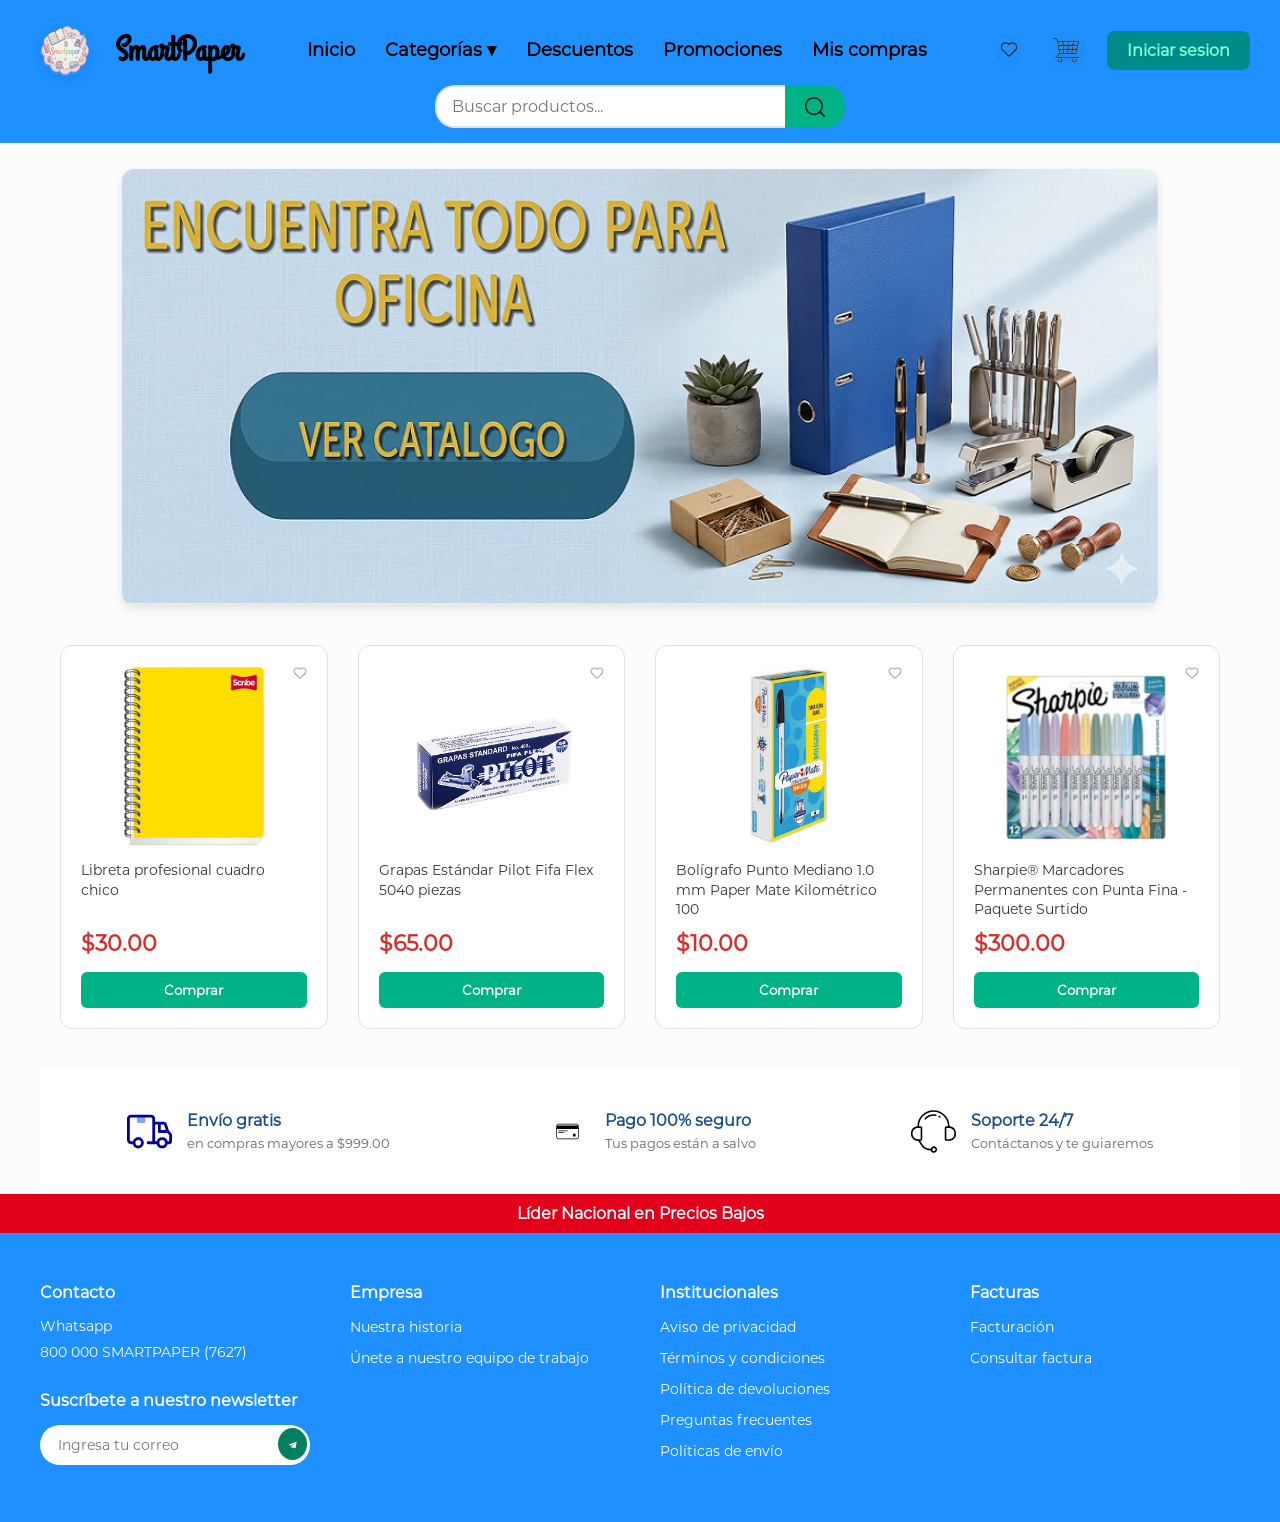
<file: index.html>
<!DOCTYPE html>
<html lang="es">
<head>
    <meta charset="UTF-8">
    <meta name="viewport" content="width=device-width, initial-scale=1.0">
    <title>SmartPaper</title>
    <link rel="stylesheet" href="global.css">
    <link rel="stylesheet" href="componentes.css">
    <link rel="stylesheet" href="index.css">
</head>
<body>
    <div id="encabezado-placeholder"></div>

    <section class="movs_banner">
        <a href="#">
            <img class="movs_banner" src="assets/img/banner 5.png" alt="banner">
        </a>
    </section>

    <div class="container">
        <div class="galery">
            <button class="btn_corazon">
                <img src="assets/icons/favoritos.png" alt="Favoritos">
            </button>
            <a href="Libreta_Profesional.html" class="img_link">
                <img src="assets/img/cuaderno-profesional-scribe-clasico-cuadro-chico-100-hojas-marca-scribe-sku-14001001.jpg" alt="libreta profesional">
            </a>
            <div class="desc">
                <p class="titulo_prod">Libreta profesional cuadro chico</p>
                <p class="precio">$30.00</p> 
            </div>
            <button class="btn_comprar">Comprar</button>
        </div>
        <!--c2-->
        <div class="galery">
            <button class="btn_corazon">
                <img src="assets/icons/favoritos.png" alt="Favoritos">
            </button>
            <a href="#" class="img_link">
                <img src="assets/img/grapas.png" alt="grapas">
            </a>
            <div class="desc">
                <p class="titulo_prod">Grapas Estándar Pilot Fifa Flex 5040 piezas</p>
                <p class="precio">$65.00</p> 
            </div>
            <button class="btn_comprar">Comprar</button>
        </div>
        <!--c3-->
        <div class="galery">
            <button class="btn_corazon">
                <img src="assets/icons/favoritos.png" alt="Favoritos">
            </button>
            <a href="libretaprofesional.html" class="img_link">
                <img src="assets/img/plumaspaperman2.jpg" alt="plumaspaperman">
            </a>
            <div class="desc">
                <p class="titulo_prod">Bolígrafo Punto Mediano 1.0 mm Paper Mate Kilométrico 100</p>
                <p class="precio">$10.00</p> 
            </div>
            <button class="btn_comprar">Comprar</button>
        </div>
        <!--c4-->
        <div class="galery">
            <button class="btn_corazon">
                <img src="assets/icons/favoritos.png" alt="Favoritos">
            </button>
            <a href="libretaprofesional.html" class="img_link">
                <img src="assets/img/plumon.png" alt="plumon">
            </a>
            <div class="desc">
                <p class="titulo_prod">Sharpie® Marcadores Permanentes con Punta Fina - Paquete Surtido</p>
                <p class="precio">$300.00</p> 
            </div>
            <button class="btn_comprar">Comprar</button>
        </div>
        
        </div>
        </div>
        <div id="beneficios-placeholder"></div>

    <div class="cinta_roja">
        <p>Líder Nacional en Precios Bajos</p>
    </div>

    <div id="pie-placeholder"></div>

    <script src="main.js"></script>
</body>
</html>
</file>
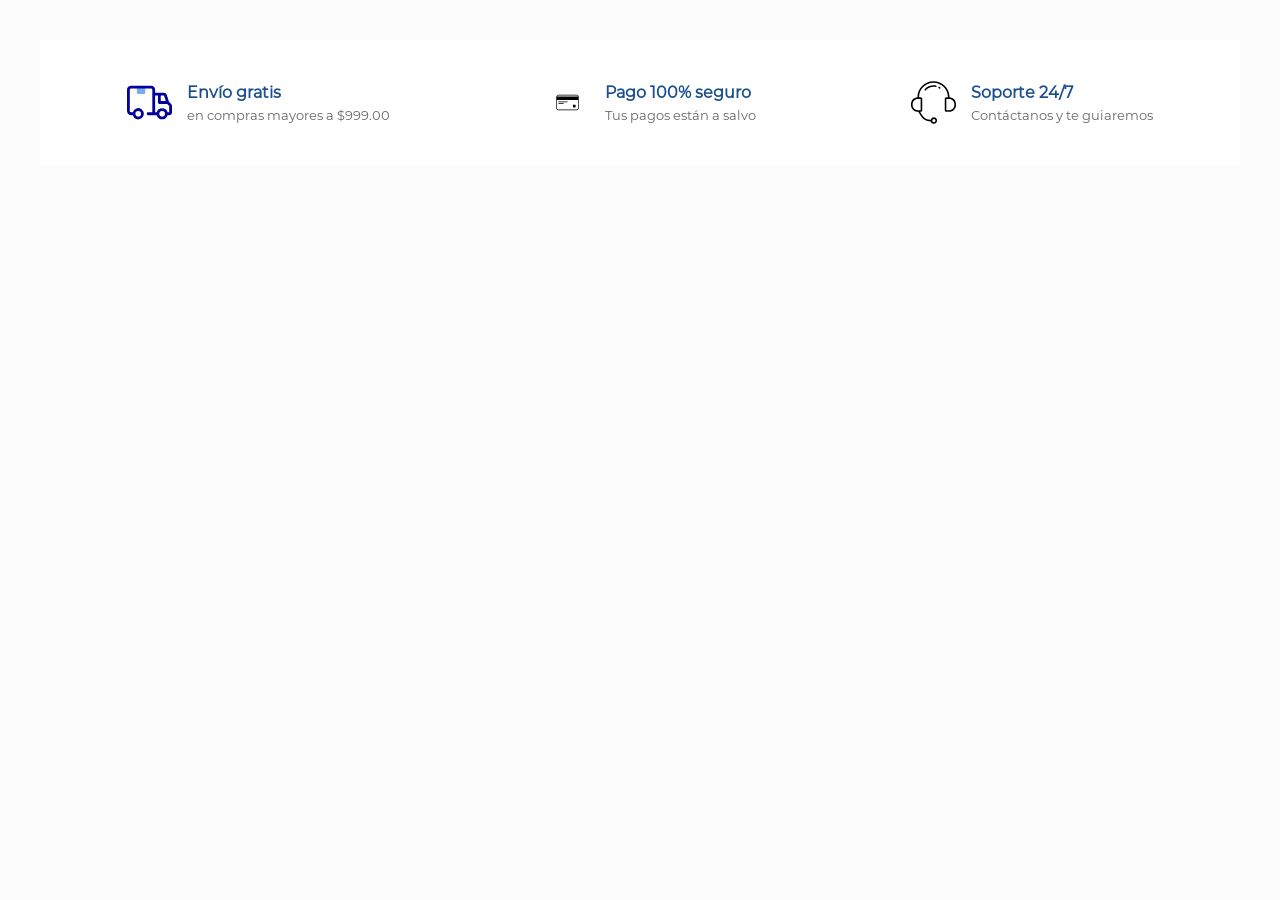
<file: Beneficios.html>
<!DOCTYPE html>
<html lang="es">
<head>
    <meta charset="UTF-8">
    <meta name="viewport" content="width=device-width, initial-scale=1.0">
    <title>Libreta Profesional - SmartPaper</title>
    <link rel="stylesheet" href="global.css">
    <link rel="stylesheet" href="componentes.css">
    <link rel="stylesheet" href="index.css">
    <link rel="stylesheet" href="contenedor_venta.css">
</head>
<body>
<section class="beneficios">
        <div class="beneficio_item">
            <img src="assets/icons/delivery_truck_shipping_courier_cargo_icon_188926.svg" alt="Envío gratis">
            <div>
                <h4>Envío gratis</h4>
                <p>en compras mayores a $999.00</p>
            </div>
        </div>
        <div class="beneficio_item">
            <img src="assets/icons/vecteezy_credit-card-payment-solid-line-icon-vector-illustration_7939722.svg" alt="Pago seguro">
            <div>
                <h4>Pago 100% seguro</h4>
                <p>Tus pagos están a salvo</p>
            </div>
        </div>
        <div class="beneficio_item">
            <img src="assets/icons/support-technology-svgrepo-com.svg " alt="Soporte 24/7">
            <div>
                <h4>Soporte 24/7</h4>
                <p>Contáctanos y te guiaremos</p>
            </div>
        </div>
    </section>
    
</body>
</file>
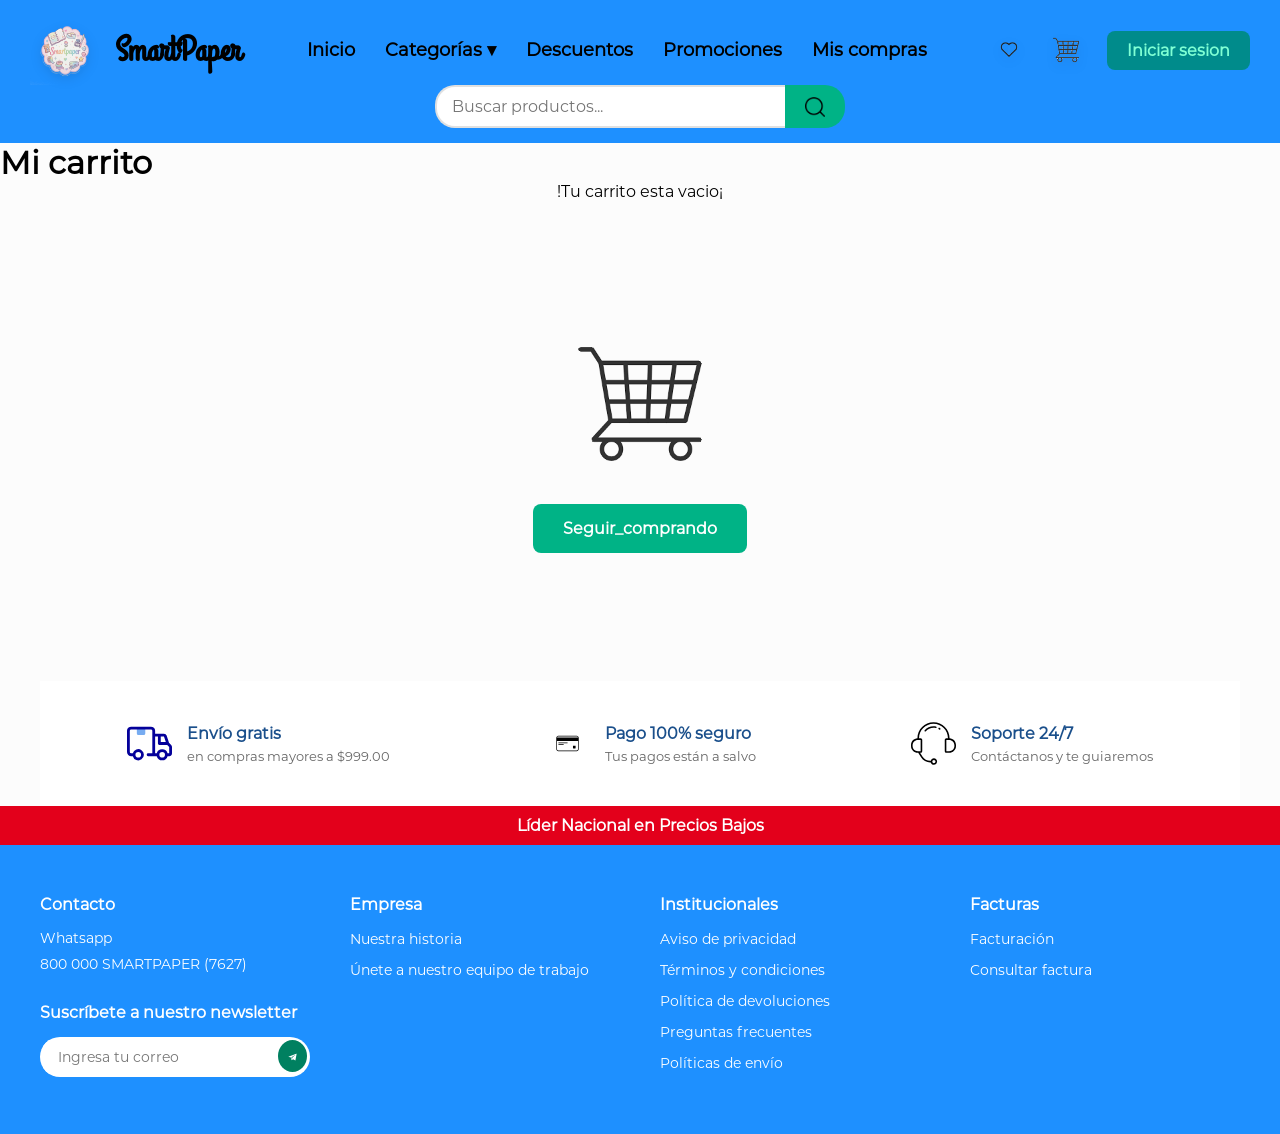
<file: carrito_de_compras.html>
<!DOCTYPE html>
<html lang="es">
<head>
    <meta charset="UTF-8">
    <meta name="viewport" content="width=device-width, initial-scale=1.0">
    <title>Libreta Profesional - SmartPaper</title>
    <link rel="stylesheet" href="global.css">
    <link rel="stylesheet" href="componentes.css">
    <link rel="stylesheet" href="index.css">
    <link rel="stylesheet" href="contenedor_venta.css">
    <link rel="stylesheet" href="carrito_de_compras.css">
</head>
<body>
    <div id="encabezado-placeholder"></div>
    <h1>
            Mi carrito
        </h1>
        <div class="conteiner3">
            <p class="carrito_vacio">
                !Tu carrito esta vacio¡
            </p>
        </div>
        <div class="carrito_imagen">
            <img src="assets/icons/carrito.png" alt="carrito">
            <div class="bnt_comprando">
                <a  href="index.html" class="seguir_comprando">Seguir_comprando</a>
            </div>
        </div>
        <div id="beneficios-placeholder"></div>

    <div class="cinta_roja">
        <p>Líder Nacional en Precios Bajos</p>
    </div>

    <div id="pie-placeholder"></div>

    <script src="main.js"></script>
</body>
</file>
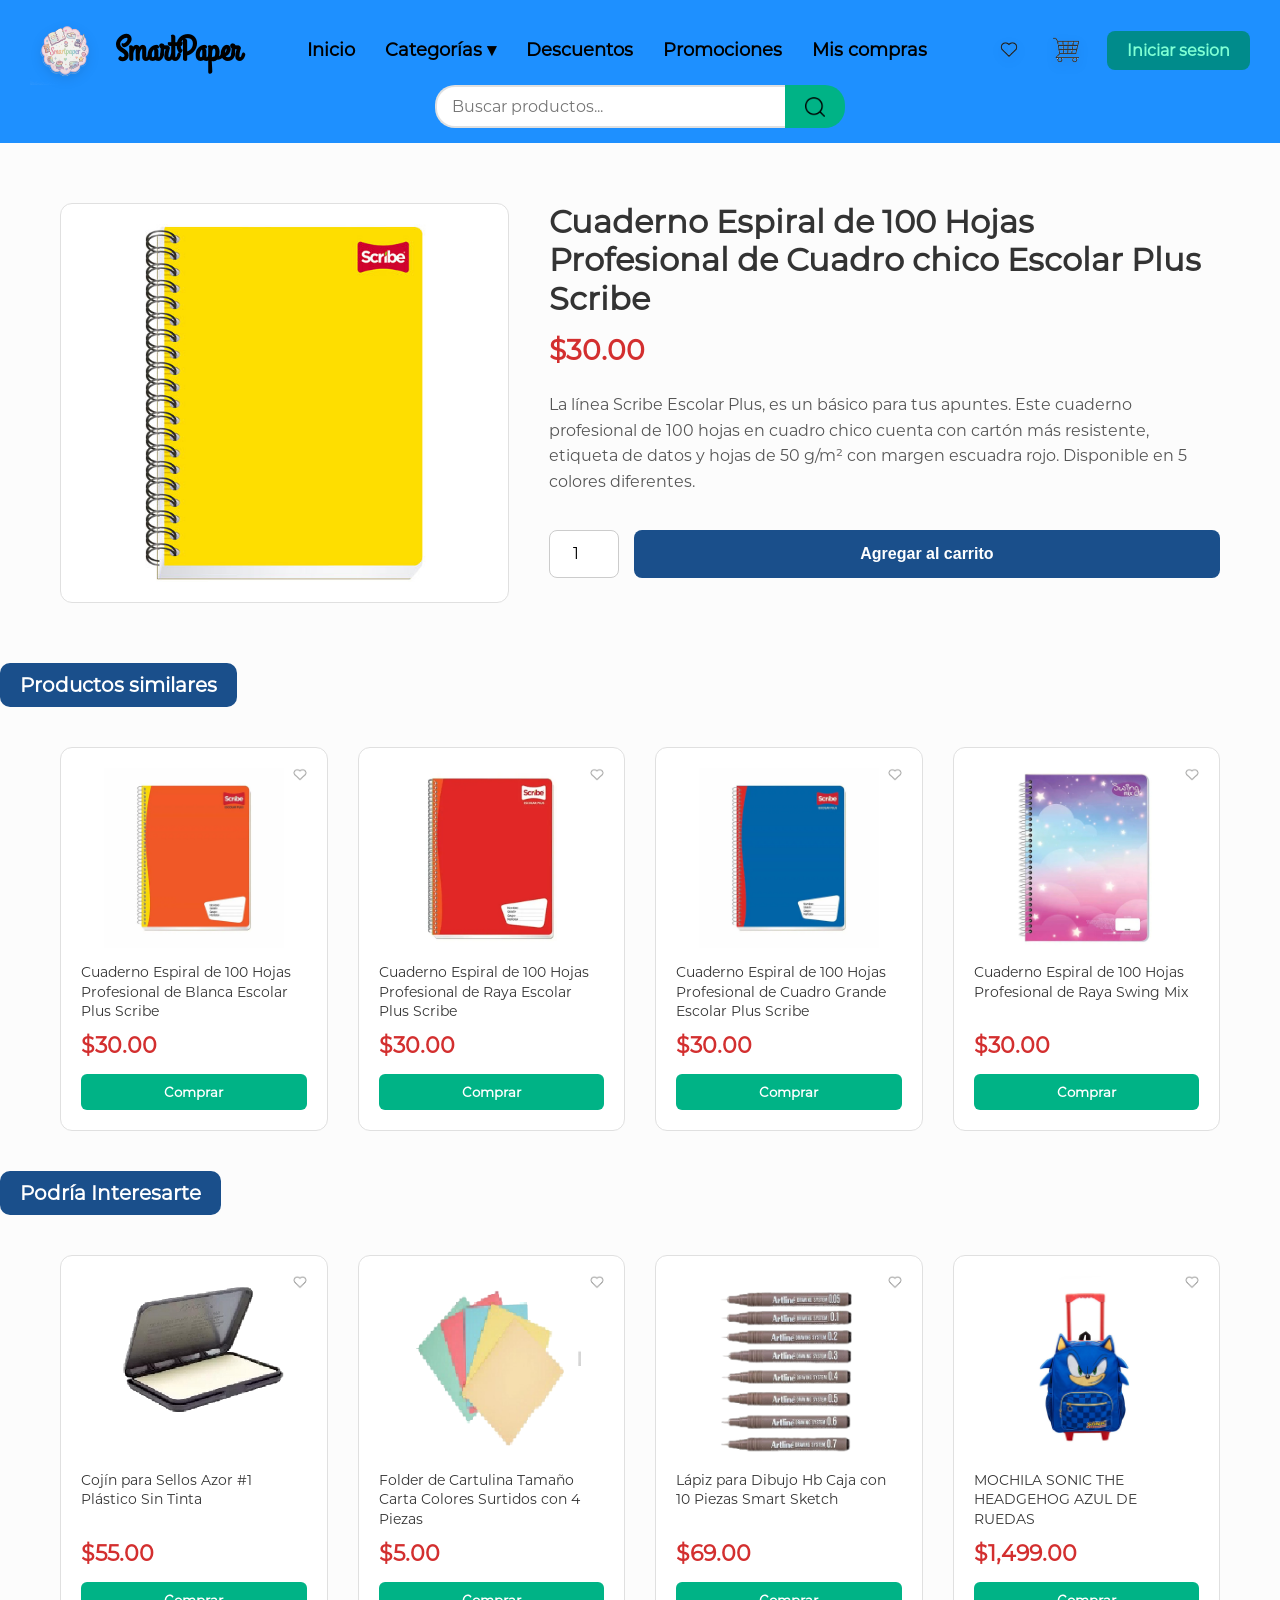
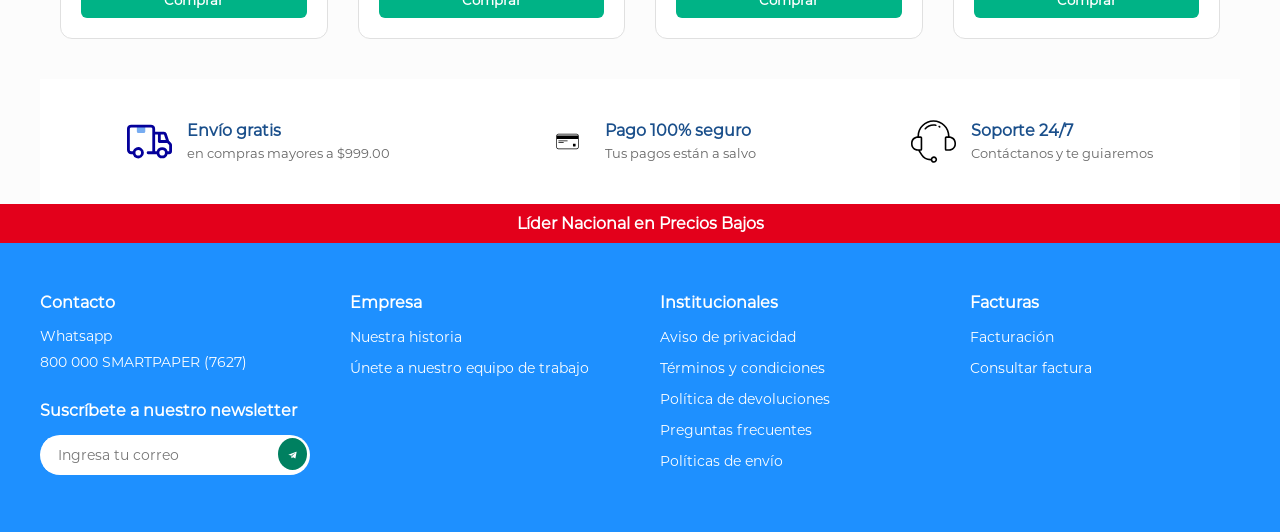
<file: Libreta_Profesional.html>
<!DOCTYPE html>
<html lang="es">
<head>
    <meta charset="UTF-8">
    <meta name="viewport" content="width=device-width, initial-scale=1.0">
    <title>Libreta Profesional - SmartPaper</title>
    <link rel="stylesheet" href="global.css">
    <link rel="stylesheet" href="componentes.css">
    <link rel="stylesheet" href="index.css">
    <link rel="stylesheet" href="contenedor_venta.css">
</head>
<body>

    <div id="encabezado-placeholder"></div>

    <main class="articulo_container">
        <div class="articulo_imagen">
            <img src="assets/img/cuaderno-profesional-scribe-clasico-cuadro-chico-100-hojas-marca-scribe-sku-14001001.jpg" alt="Libreta Profesional">
        </div>
        <div class="articulo_detalles">
            <h1>Cuaderno Espiral de 100 Hojas Profesional de Cuadro chico Escolar Plus Scribe</h1>
            <p class="articulo_precio">$30.00</p>
            <p class="articulo_desc">
                La línea Scribe Escolar Plus, es un básico para tus apuntes. Este cuaderno profesional de 100 hojas en cuadro chico cuenta con cartón más resistente, etiqueta de datos y hojas de 50 g/m² con margen escuadra rojo. Disponible en 5 colores diferentes.
            </p>
            <div class="articulo_acciones">
                <input type="number" value="1" min="1" class="input_cantidad">
                <button class="btn_comprar_grande">Agregar al carrito</button>
            </div>
        </div>
    </main>

    <div class="diferenciador">
        <p class="productos_similares">Productos similares</p>
    </div>

    <div class="container">
        <div class="galery">
            <button class="btn_corazon">
                <img src="assets/icons/favoritos.png" alt="Favoritos">
            </button>
            <a href="#" class="img_link">
                <img src="assets/img/blanca.png" alt="libreta profesional">
            </a>
            <div class="desc">
                <p class="titulo_prod">Cuaderno Espiral de 100 Hojas Profesional de Blanca Escolar Plus Scribe</p>
                <p class="precio">$30.00</p> 
            </div>
            <button class="btn_comprar">Comprar</button>
        </div>
        <div class="galery">
            <button class="btn_corazon">
                <img src="assets/icons/favoritos.png" alt="Favoritos">
            </button>
            <a href="#" class="img_link">
                <img src="assets/img/raya.png" alt="Libreta raya">
            </a>
            <div class="desc">
                <p class="titulo_prod">Cuaderno Espiral de 100 Hojas Profesional de Raya Escolar Plus Scribe</p>
                <p class="precio">$30.00</p>
            </div>
            <button class="btn_comprar">Comprar</button>
        </div>

        <div class="galery">
            <button class="btn_corazon">
                <img src="assets/icons/favoritos.png" alt="Favoritos">
            </button>
            <a href="#" class="img_link">
                <img src="assets/img/cuadrogrande.png" alt="Libretacuadrogrande">
            </a>
            <div class="desc">
                <p class="titulo_prod">Cuaderno Espiral de 100 Hojas Profesional de Cuadro Grande Escolar Plus Scribe</p>
                <p class="precio">$30.00</p>
            </div>
            <button class="btn_comprar">Comprar</button>
        </div>

        <div class="galery">
            <button class="btn_corazon">
                <img src="assets/icons/favoritos.png" alt="Favoritos">
            </button>
            <a href="#" class="img_link">
                <img src="assets/img/swingmix.jfif" alt="swingmix">
            </a>
            <div class="desc">
                <p class="titulo_prod">Cuaderno Espiral de 100 Hojas Profesional de Raya Swing Mix</p>
                <p class="precio">$30.00</p>
            </div>
            <button class="btn_comprar">Comprar</button>
        </div>
    </div>

    <div class="diferenciador">
        <p class="productos_similares">Podría Interesarte</p>
    </div>

    <div class="container2">
        <div class="galery">
            <button class="btn_corazon">
                <img src="assets/icons/favoritos.png" alt="Favoritos">
            </button>
            <a href="#" class="img_link">
                <img src="assets/img/imagen3.png" alt="cojin de sellos">
            </a>
            <div class="desc">
                <p class="titulo_prod">Cojín para Sellos Azor #1 Plástico Sin Tinta</p>
                <p class="precio">$55.00</p>
            </div>
            <button class="btn_comprar">Comprar</button>
        </div>

        <div class="galery">
            <button class="btn_corazon">
                <img src="assets/icons/favoritos.png" alt="Favoritos">
            </button>
            <a href="#" class="img_link">
                <img src="assets/img/folder.png" alt="folder">
            </a>
            <div class="desc">
                <p class="titulo_prod">Folder de Cartulina Tamaño Carta Colores Surtidos con 4 Piezas</p>
                <p class="precio">$5.00</p>
            </div>
            <button class="btn_comprar">Comprar</button>
        </div>

        <div class="galery">
            <button class="btn_corazon">
                <img src="assets/icons/favoritos.png" alt="Favoritos">
            </button>
            <a href="#" class="img_link">
                <img src="assets/img/lapices de dibujo.png" alt="lapiz_dibujo">
            </a>
            <div class="desc">
                <p class="titulo_prod">Lápiz para Dibujo Hb Caja con 10 Piezas Smart Sketch</p>
                <p class="precio">$69.00</p>
            </div>
            <button class="btn_comprar">Comprar</button>
        </div>

        <div class="galery">
            <button class="btn_corazon">
                <img src="assets/icons/favoritos.png" alt="Favoritos">
            </button>
            <a href="#" class="img_link">
                <img src="assets/img/7500539243495-mochila-sonic-ruedas-1.jpg" alt="mochila de sonic">
            </a>
            <div class="desc">
                <p class="titulo_prod">MOCHILA SONIC THE HEADGEHOG AZUL DE RUEDAS</p>
                <p class="precio">$1,499.00</p>
            </div>
            <button class="btn_comprar">Comprar</button>
        </div>
    </div>
    <div id="beneficios-placeholder"></div>

    <div class="cinta_roja">
        <p>Líder Nacional en Precios Bajos</p>
    </div>

    <div id="pie-placeholder"></div>

    <script src="main.js"></script>

</body>
</html>
</file>
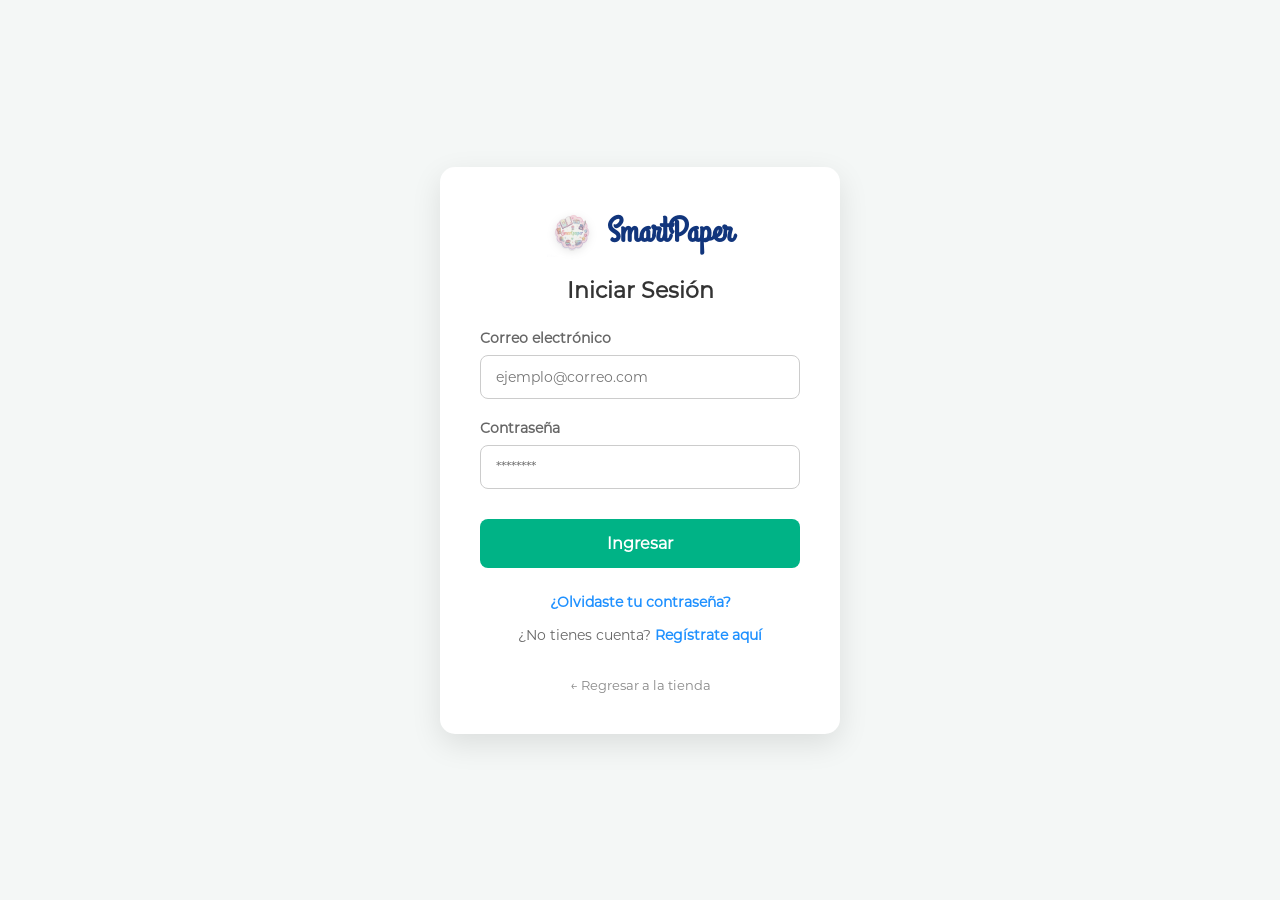
<file: login.html>
<!DOCTYPE html>
<html lang="es">
<head>
    <meta charset="UTF-8">
    <meta name="viewport" content="width=device-width, initial-scale=1.0">
    <title>Iniciar Sesión - SmartPaper</title>
    <link rel="stylesheet" href="global.css">
    <link rel="stylesheet" href="login.css">
</head>
<body class="bg_login">

    <div class="login_container">
        <div class="login_header">
            <img class="LOGO" src="assets/icons/icono4.png" alt="SmartPaper">
            <h1>SmartPaper</h1>
        </div>

        <h2>Iniciar Sesión</h2>

        <form class="login_form" action="login.php" method="POST">
            <div class="input_group">
                <label for="correo">Correo electrónico</label>
                <input type="email" id="correo" name="email" placeholder="ejemplo@correo.com" required>
            </div>
            
            <div class="input_group">
                <label for="password">Contraseña</label>
                <input type="password" id="password" name="password" placeholder="********" required>
            </div>

            <button type="submit" class="btn_login">Ingresar</button>
        </form>

        <div class="login_links">
            <a href="#">¿Olvidaste tu contraseña?</a>
            <p>¿No tienes cuenta? <a href="#">Regístrate aquí</a></p>
            <br>
            <a href="index.html" class="btn_regresar">← Regresar a la tienda</a>
        </div>
    </div>

</body>
</html>
</file>
<file: global.css>
/* tipo de letra*/
@font-face {
    font-family: 'Grand Hotel';
    src: url('assets/fonts/GrandHotel-Regular.otf') format('opentype');
}
@font-face {
    font-family: 'Montserrat';
    src: url('assets/fonts/Montserrat-Regular.otf') format('truetype');
}
/* reseteo*/
*{
    margin: 0;
    padding: 0;
    box-sizing: border-box;
}
/*aplicacion de estilo al body*/
body{
    font-family: 'Montserrat', sans-serif;
    background-color: #fcfcfc;
}
</file>
<file: componentes.css>
/*ENCABEZADO Y MENU*/
.header{
    background-color: dodgerblue;
    padding: 15px 30px;
    width: 100%;
    position: relative;
    z-index: 999;
}
.nav{
    display: flex;
    justify-content: space-between;
    align-items: center;
}
.logo_container{
    display: flex;
    align-items: center;
    gap: 15px;
}
.LOGO{
    width: 70px;
    filter: drop-shadow(0px 4px 6px rgba(0,0,0,0.1));
}
.logo_container h1{
    font-family: 'Grand Hotel', cursive;
    font-size: 35px;
    color: black;
    margin: 0;
}
.menu{
    list-style: none;
    display: flex;
    gap: 30px;
    margin: 0 auto;
}
.menu li a{
    text-decoration: none;
    color: black;
    font-size: 18px;
    font-weight: bold;
    transition: 0.3s;
}
.menu li a :hover{
    color: white;
}
/*MENU DESPLEGABLE*/
.menu_desplegable {
    position: relative;
}
.sub_menu{
    display: none;
    position: absolute;
    top: 100%;
    left: 0;
    background-color: white;
    min-width: 240px;
    box-shadow: 0px 8px 16px rgba(0,0,0,0.15);
    border-radius: 8px;
    padding: 10px 0;
    z-index: 100;
    list-style: none;
}
.menu_desplegable:hover .sub_menu{
    display: block;
}
.sub_menu li a{
    color: #333;
    padding: 12px 20px;
    display: block;
    font-size: 15px;
    font-weight: normal;
    transition: background 0.3s;
}
.sub_menu li a:hover {
    background-color: #f4f7f6;
    color: dodgerblue;
}
/* ICONOS DERECHA Y BOTON */
.acciones_derecha {
    display: flex;
    align-items: center;
    gap: 25px;
}
.icono_accion{
    width: 32px;
    height: 32px;
    object-fit: contain;
    display: block;
    filter: drop-shadow(0px 4px 6px rgba(0,0,0,0.1));
    transition: transform 0.3s ease;
    cursor: pointer;
}
.icono_accion:hover{
    transform: scale(1.1);
}
.cta{
    font-family: 'Montserrat', sans-serif;
    text-decoration: none;
    background-color: darkcyan;
    color: aquamarine;
    padding: 10px 20px;
    border-radius: 8px;
    font-weight: bold;
    transition: 0.3s;
}
.cta:hover{
    color: white;
}
/*BADGE DEL CARRITO (CONTADOR ROJO)*/
.carrito_contenedor{
    position: relative;
    display: inline-block;
    cursor: pointer;
}
.badge_carrito{
    position: absolute;
    top: -5px;
    right: -8px;
    background-color: #e3001b;
    color: white;
    font-size: 12px;
    font-weight: bold;
    border-radius: 50%;
    padding: 2px 6px;
    display: none;
    z-index: 10;
}
/*buscador*/
.search_container {
    display: flex;
    justify-content: center;
    margin: top 15px;
}
.search_input{
    padding: 10px 15px;
    width: 350px;
    border: 2px solid #e0e0e0;
    border-right: none;
    outline: none;
    border-radius: 20px 0 0 20px;
    font-family: 'Montserrat', sans-serif;
    font-size: 16px;
}
.search_btn {
    padding: 0px 20px;
    background-color: #00b386;
    color: white;
    border: none;
    border-radius: 0 20px 20px 0;
    cursor: pointer;
    transition: 0.3s;
    display: flex;
    align-items: center;
    justify-content: center;
}
.search_btn:hover {
    background-color: #008060;
}
.icono_lupa {
    width: 20px;
    height: 20px;
    object-fit: contain;
    display: block;
}
/*PIE DE PAGINA*/
.footer {
    background-color: dodgerblue; 
    color: white;
    padding: 50px 20px;
}
.footer_container {
    max-width: 1200px;
    margin: 0 auto;
    display: grid;
    grid-template-columns: repeat(auto-fit, minmax(220px, 1fr));
    gap: 40px;
}
.footer_col h4 {
    font-size: 16px;
    margin-bottom: 15px;
    font-weight: bold;
}
.mt-20 {
    margin-top: 30px; 
}
.footer_col p {
    font-size: 14px;
    margin-bottom: 8px;
}
.footer_col ul {
    list-style: none;
}
.footer_col ul li {
    margin-bottom: 12px;
}
.footer_col ul li a {
    color: white;
    text-decoration: none;
    font-size: 14px;
    transition: 0.3s;
}
.footer_col ul li a:hover {
    color: aquamarine; 
    text-decoration: underline;
}
.newsletter_box {
    display: flex;
    background: white;
    border-radius: 20px;
    overflow: hidden;
    padding: 3px;
    max-width: 280px;
}
.newsletter_box input {
    border: none;
    outline: none;
    padding: 8px 15px;
    flex-grow: 1;
    font-family: 'Montserrat', sans-serif;
    font-size: 14px;
    color: #333;
}
.newsletter_box button {
    background-color: #008060; 
    border: none;
    width: 32px;
    height: 32px;
    border-radius: 50%;
    cursor: pointer;
    display: flex;
    align-items: center;
    justify-content: center;
    transition: 0.3s;
}
.newsletter_box button:hover {
    background-color: dodgerblue;
}
.newsletter_box button img {
    width: 16px;
    height: 16px;
    filter: brightness(0) invert(1); 
}
</file>
<file: index.css>
/*BANNER PRINCIPAL*/
.movs_banner {
    display: block;
    max-width: 90%;
    margin: 2% auto;
}
.movs_banner img {
    width: 100%;
    height: auto;
    object-fit: cover;
    display: block;
    border-radius: 12px;
    box-shadow: 0 4px 10px rgba(0,0,0,0.1);
}
/*CONTENEDOR DE PRODUCTOS*/
.container {
    max-width: 1200px;
    margin: 40px auto;
    padding: 0 20px;
    display: grid;
    grid-template-columns: repeat(auto-fill, minmax(250px, 1fr));
    gap: 30px;
}
/*DISEÑO DE TARJETA DE PRODUCTOS*/
.galery {
    background-color: white;
    border: 1px solid #e0e0e0;
    border-radius: 12px;
    padding: 20px;
    position: relative; 
    display: flex;
    flex-direction: column;
    transition: all 0.3s ease;
}
.galery:hover {
    transform: scale(1.03);
    box-shadow: 0px 8px 15px rgba(0,0,0,0.15);
    border-color: dodgerblue;
}
.btn_corazon {
    position: absolute;
    top: 15px;
    right: 15px;
    background: none;
    border: none;
    cursor: pointer;
    z-index: 10;
}
.btn_corazon img {
    width: 24px;
    height: 24px;
    opacity: 0.5;
    transition: 0.3s;
    object-fit: contain;
}
.btn_corazon:hover img {
    opacity: 1;
}
.img_link {
    display: flex;
    justify-content: center;
    align-items: center;
    height: 180px;
    margin-bottom: 15px;
}
.galery img {
    max-width: 100%;
    max-height: 100%;
    object-fit: contain;
}
.desc {
    display: flex;
    flex-direction: column;
    flex-grow: 1;
}
.titulo_prod {
    color: #333;
    font-size: 14px;
    margin-bottom: 10px;
    line-height: 1.4;
}
.precio {
    color: #d32f2f;
    font-size: 22px;
    font-weight: bold;
    margin-top: auto; 
    margin-bottom: 15px;
}
.btn_comprar {
    background-color: #00b386;
    color: white;
    border: none;
    padding: 10px 15px;
    border-radius: 6px;
    font-weight: bold;
    font-family: 'Montserrat', sans-serif;
    cursor: pointer;
    transition: 0.3s;
}
.btn_comprar:hover {
    background-color: dodgerblue;
}
/*BENEFICIOS*/
.beneficios {
    display: flex;
    justify-content: space-around;
    align-items: center;
    padding: 40px 20px;
    background-color: white;
    max-width: 1200px;
    margin: 40px auto 0;
    flex-wrap: wrap; 
    gap: 20px;
}
.beneficio_item {
    display: flex;
    align-items: center;
    gap: 15px;
}
.beneficio_item img {
    width: 45px;
    height: 45px;
    object-fit: contain;
}
.beneficio_item h4 {
    color: #1a4f8b; 
    font-size: 16px;
    margin-bottom: 5px;
}
.beneficio_item p {
    color: #666;
    font-size: 13px;
}
/* CINTA ROJA PROMOCIONAL*/
.cinta_roja {
    background-color: #e3001b; 
    color: white;
    text-align: center;
    padding: 10px 0;
    font-weight: bold;
    font-size: 16px;
}
</file>
<file: contenedor_venta.css>
.articulo_container{
    display: flex;
    align-items: flex-start;
    gap: 40px; 
    max-width: 1200px;
    margin: 60px auto; /* Aire arriba y abajo */
    padding: 0 20px;
}

/* Caja de la foto (40%) */
.articulo_imagen {
    width: 40%; 
    background-color: white;
    border: 1px solid #e0e0e0;
    border-radius: 12px;
    padding: 20px;
    display: flex;
    justify-content: center;
    height: 400px; /* Altura controlada para que no se estire */
}

.articulo_imagen img {
    width: 100%;
    height: 100%;
    object-fit: contain;
}

/* Caja del texto (60%) */
.articulo_detalles {
    width: 60%; 
    display: flex;
    flex-direction: column;
}

.articulo_detalles h1 {
    font-size: 32px;
    color: #333;
    margin-bottom: 15px;
    line-height: 1.2;
}

.articulo_precio {
    font-size: 28px;
    color: #d32f2f; 
    font-weight: bold;
    margin-bottom: 25px;
}

.articulo_desc {
    font-size: 16px;
    line-height: 1.6; 
    color: #555;
    margin-bottom: 35px;
}

.articulo_acciones {
    display: flex;
    gap: 15px;
}

.input_cantidad {
    width: 70px;
    padding: 10px;
    border: 1px solid #ccc;
    border-radius: 8px;
    font-size: 16px;
    text-align: center;
    font-family: 'Montserrat', sans-serif;
}

.btn_comprar_grande {
    background-color: #1a4f8b;
    color: white;
    border: none;
    padding: 15px 30px;
    border-radius: 8px;
    font-size: 16px;
    font-weight: bold;
    cursor: pointer;
    transition: 0.3s;
    flex-grow: 1; 
}

.btn_comprar_grande:hover { 
    background-color: dodgerblue; 
}
.container2 {
    max-width: 1200px;
    margin: 40px auto;
    padding: 0 20px;
    display: grid;
    grid-template-columns: repeat(auto-fill, minmax(250px, 1fr));
    gap: 30px;
}
.diferenciador{
    display: flex;
    align-items: center;
    gap: 30px;
}
.productos_similares{
    font-family: 'Montserrat',serif;
    text-decoration: none;
    font-size: 20px;
    color: white;
    background-color: #1a4f8b;
    padding: 10px 20px;
    border-radius: 10px;
    font-weight: bold;
    transition: 0.3s;
}
.productos_similares:hover {
    color: #f4f7f6;
    background-color: dodgerblue; 
}
</file>
<file: carrito_de_compras.css>
.h1{
    font-family: 'Grand Hotel',serif;
    width: 40px;
}
.container3{
    display: flex;
    align-items: center;
    justify-content: center;
}
.carrito_vacio{
    display: flex;
    flex-direction: column;
    align-items: center;
    justify-content: center;
    text-align: center;
    gap: 20px;
}
.carrito{
    display: flex;
    align-items: center;
    gap: 40px; 
    max-width: 1200px;
    margin: 60px auto; 
    padding: 0 20px;
}
.carrito_imagen{
    width: 100%; 
    max-width: 600px;
    margin: 40px auto;
    border-radius: 12px;
    padding: 20px;
    display: flex;
    flex-direction: column;
    align-items: center;
    justify-content: center;
    height: 400px;
    gap: 25px;
}
.carrito_imagen img{
    width: 150px;
    height: auto;
    object-fit: contain;
}
.seguir_comprando{
    background-color: #00b386;
    color: white;
    padding: 15px 30px;
    border-radius: 8px;
    text-decoration: none;
    font-weight: bold;
    font-family: 'Montserrat', sans-serif;
    font-size: 16px;
    transition: 0.3s;
    display: inline-block;
}
.seguir_comprando:hover{
    background-color: dodgerblue;
}
</file>
<file: login.css>
.bg_login {
    background-color: #f4f7f6; 
    display: flex;
    justify-content: center;
    align-items: center;
    min-height: 100vh; 
    font-family: 'Montserrat', sans-serif;
}
.login_container {
    background-color: white;
    padding: 40px;
    border-radius: 15px;
    box-shadow: 0px 10px 30px rgba(0,0,0,0.1); 
    width: 100%;
    max-width: 400px;
    text-align: center;
}
.login_header {
    display: flex;
    align-items: center;
    justify-content: center;
    gap: 10px;
    margin-bottom: 20px;
}
.LOGO {
    width: 50px; 
    filter: drop-shadow(0px 2px 4px rgba(0,0,0,0.1));
}

.login_header h1 {
    font-family: 'Grand Hotel', cursive;
    font-size: 35px;
    color: #11357c; 
}

.login_container h2 {
    color: #333;
    font-size: 22px;
    margin-bottom: 25px;
}
.login_form {
    display: flex;
    flex-direction: column;
    gap: 20px; 
}

.input_group {
    display: flex;
    flex-direction: column;
    text-align: left;
    gap: 8px;
}

.input_group label {
    font-size: 14px;
    color: #666;
    font-weight: bold;
}

.input_group input {
    padding: 12px 15px;
    border: 1px solid #ccc;
    border-radius: 8px;
    font-family: 'Montserrat', sans-serif;
    font-size: 14px;
    outline: none;
    transition: 0.3s;
}
.input_group input:focus {
    border-color: dodgerblue;
    box-shadow: 0 0 5px rgba(30, 144, 255, 0.3);
}
.btn_login {
    background-color: #00b386; 
    color: white;
    border: none;
    padding: 15px;
    border-radius: 8px;
    font-family: 'Montserrat', sans-serif;
    font-size: 16px;
    font-weight: bold;
    cursor: pointer;
    transition: 0.3s;
    margin-top: 10px;
}

.btn_login:hover {
    background-color: dodgerblue; 
}
.login_links {
    margin-top: 25px;
    font-size: 14px;
}

.login_links a {
    color: dodgerblue;
    text-decoration: none;
    font-weight: bold;
    transition: 0.3s;
}

.login_links a:hover {
    text-decoration: underline;
}

.login_links p {
    margin-top: 15px;
    color: #666;
}

.btn_regresar {
    color: #888 !important; 
    font-weight: normal !important;
    font-size: 13px;
    display: inline-block;
    margin-top: 15px;
}
</file>
